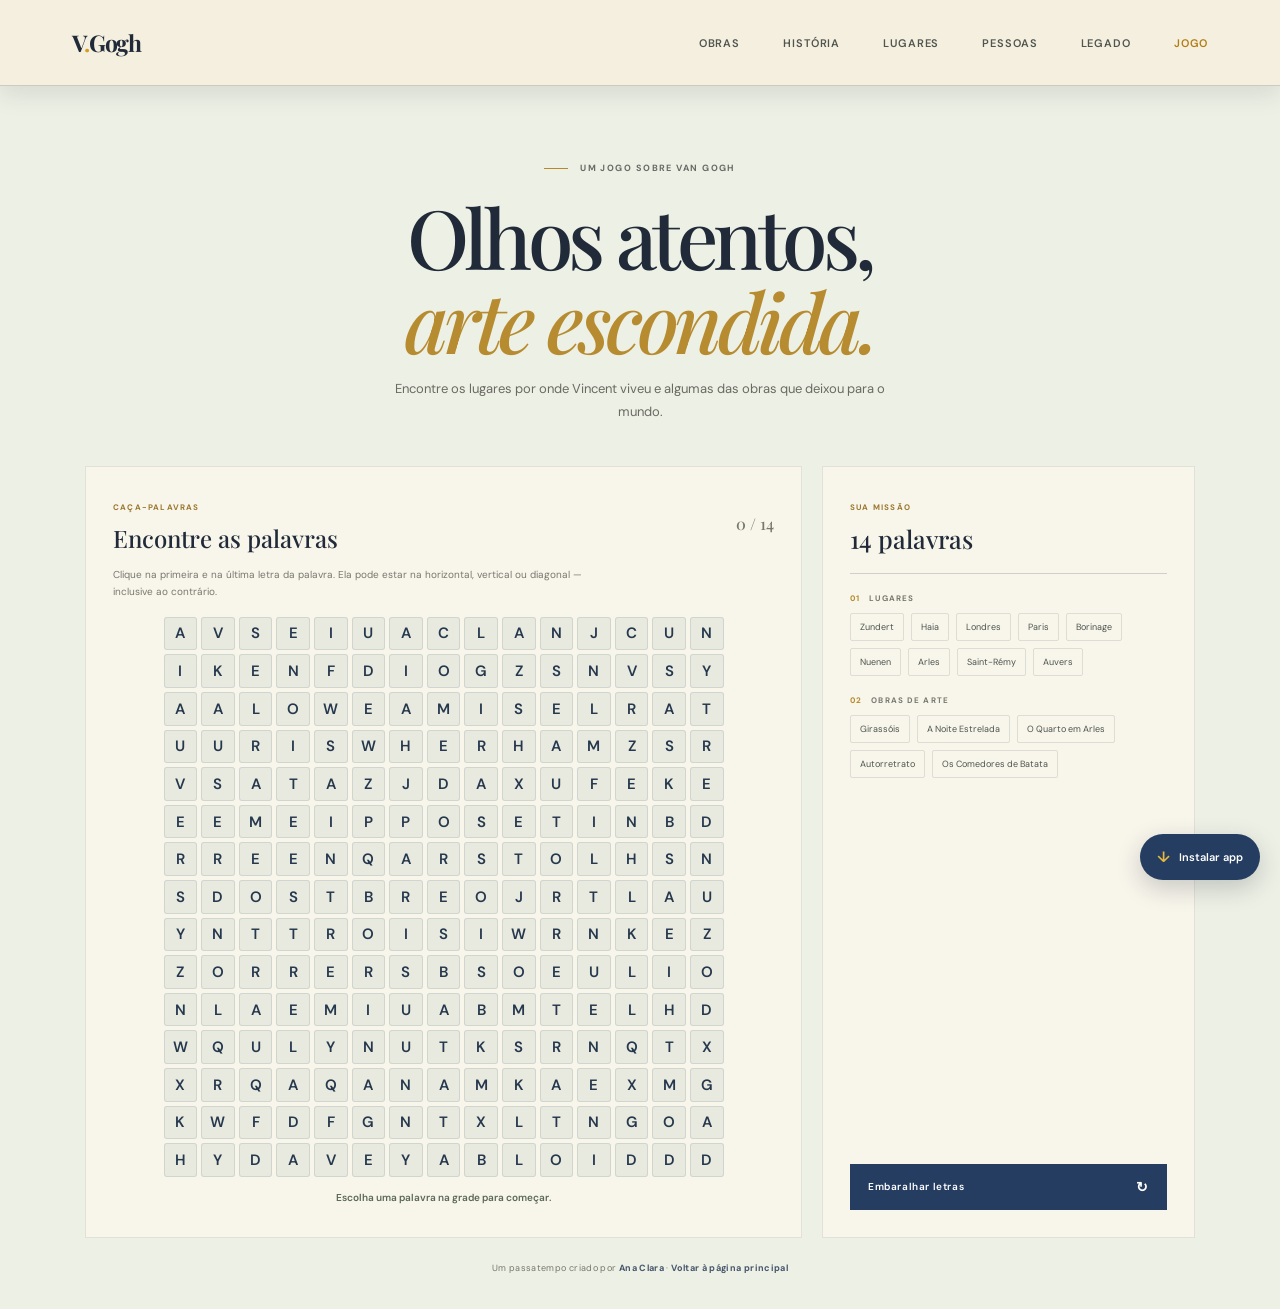
<file: caca-palavras.html>
<!doctype html>
<html lang="pt-BR">
<head>
  <meta charset="UTF-8" />
  <meta name="viewport" content="width=device-width, initial-scale=1.0" />
  <meta name="theme-color" content="#f4efdf" />
  <meta name="apple-mobile-web-app-capable" content="yes" />
  <meta name="apple-mobile-web-app-status-bar-style" content="default" />
  <meta name="apple-mobile-web-app-title" content="Van Gogh" />
  <meta name="description" content="Encontre no caça-palavras os lugares por onde Van Gogh passou e suas obras mais conhecidas." />
  <title>Caça-palavras — Van Gogh</title>
  <link rel="preconnect" href="https://fonts.googleapis.com" />
  <link rel="preconnect" href="https://fonts.gstatic.com" crossorigin />
  <link rel="manifest" href="manifest.webmanifest" />
  <link rel="icon" href="app-icon.svg" type="image/svg+xml" />
  <link rel="apple-touch-icon" href="app-icon.svg" />
  <link href="https://fonts.googleapis.com/css2?family=DM+Sans:wght@400;500;600;700&family=Playfair+Display:ital,wght@0,500;0,600;0,700;1,500;1,600&display=swap" rel="stylesheet" />
  <link rel="stylesheet" href="style.css" />
  <script src="script.js" defer></script>
  <script src="caca-palavras.js" defer></script>
</head>
<body class="wordsearch-page">
  <header class="site-header">
    <a class="wordmark" href="index.html#inicio" aria-label="Van Gogh, página inicial">V<span>.</span>Gogh</a>
    <button class="menu-toggle" aria-label="Abrir menu" aria-expanded="false"><span></span><span></span></button>
    <nav class="main-nav" aria-label="Navegação principal">
      <a href="index.html#obras">Obras</a>
      <a href="index.html#trajetoria">História</a>
      <a href="index.html#lugares">Lugares</a>
      <a href="pessoas.html">Pessoas</a>
      <a href="index.html#legado">Legado</a>
      <a href="caca-palavras.html" aria-current="page">Jogo</a>
    </nav>
  </header>

  <main class="wordsearch-main">
    <section class="wordsearch-intro" aria-labelledby="game-title">
      <p class="eyebrow"><span class="eyebrow-line"></span> UM JOGO SOBRE VAN GOGH</p>
      <h1 id="game-title">Olhos atentos,<br /><em>arte escondida.</em></h1>
      <p>Encontre os lugares por onde Vincent viveu e algumas das obras que deixou para o mundo.</p>
    </section>

    <section class="wordsearch-game" aria-label="Caça-palavras interativo">
      <div class="puzzle-panel">
        <div class="puzzle-heading">
          <div><span class="puzzle-label">CAÇA-PALAVRAS</span><h2>Encontre as palavras</h2></div>
          <span class="puzzle-count" id="found-count">0 / 14</span>
        </div>
        <p class="game-instructions">Clique na primeira e na última letra da palavra. Ela pode estar na horizontal, vertical ou diagonal — inclusive ao contrário.</p>
        <div class="board-wrap"><div class="wordsearch-board" id="wordsearch-board" role="group" aria-label="Grade de letras do caça-palavras"></div></div>
        <div class="game-status" id="game-status" role="status" aria-live="polite">Escolha uma palavra na grade para começar.</div>
      </div>

      <aside class="word-list-panel" aria-label="Lista de palavras para encontrar">
        <div class="word-list-heading"><span class="puzzle-label">SUA MISSÃO</span><h2>14 palavras</h2></div>
        <div class="word-group"><h3><span>01</span> LUGARES</h3><ul id="places-list"></ul></div>
        <div class="word-group"><h3><span>02</span> OBRAS DE ARTE</h3><ul id="artworks-list"></ul></div>
        <button class="button button-dark reset-puzzle" id="reset-puzzle" type="button">Embaralhar letras <span>↻</span></button>
      </aside>
    </section>
    <p class="wordsearch-credit">Um passatempo criado por <a href="autora.html">Ana Clara</a> · <a href="index.html">Voltar à página principal</a></p>
  </main>
</body>
</html>
</file>
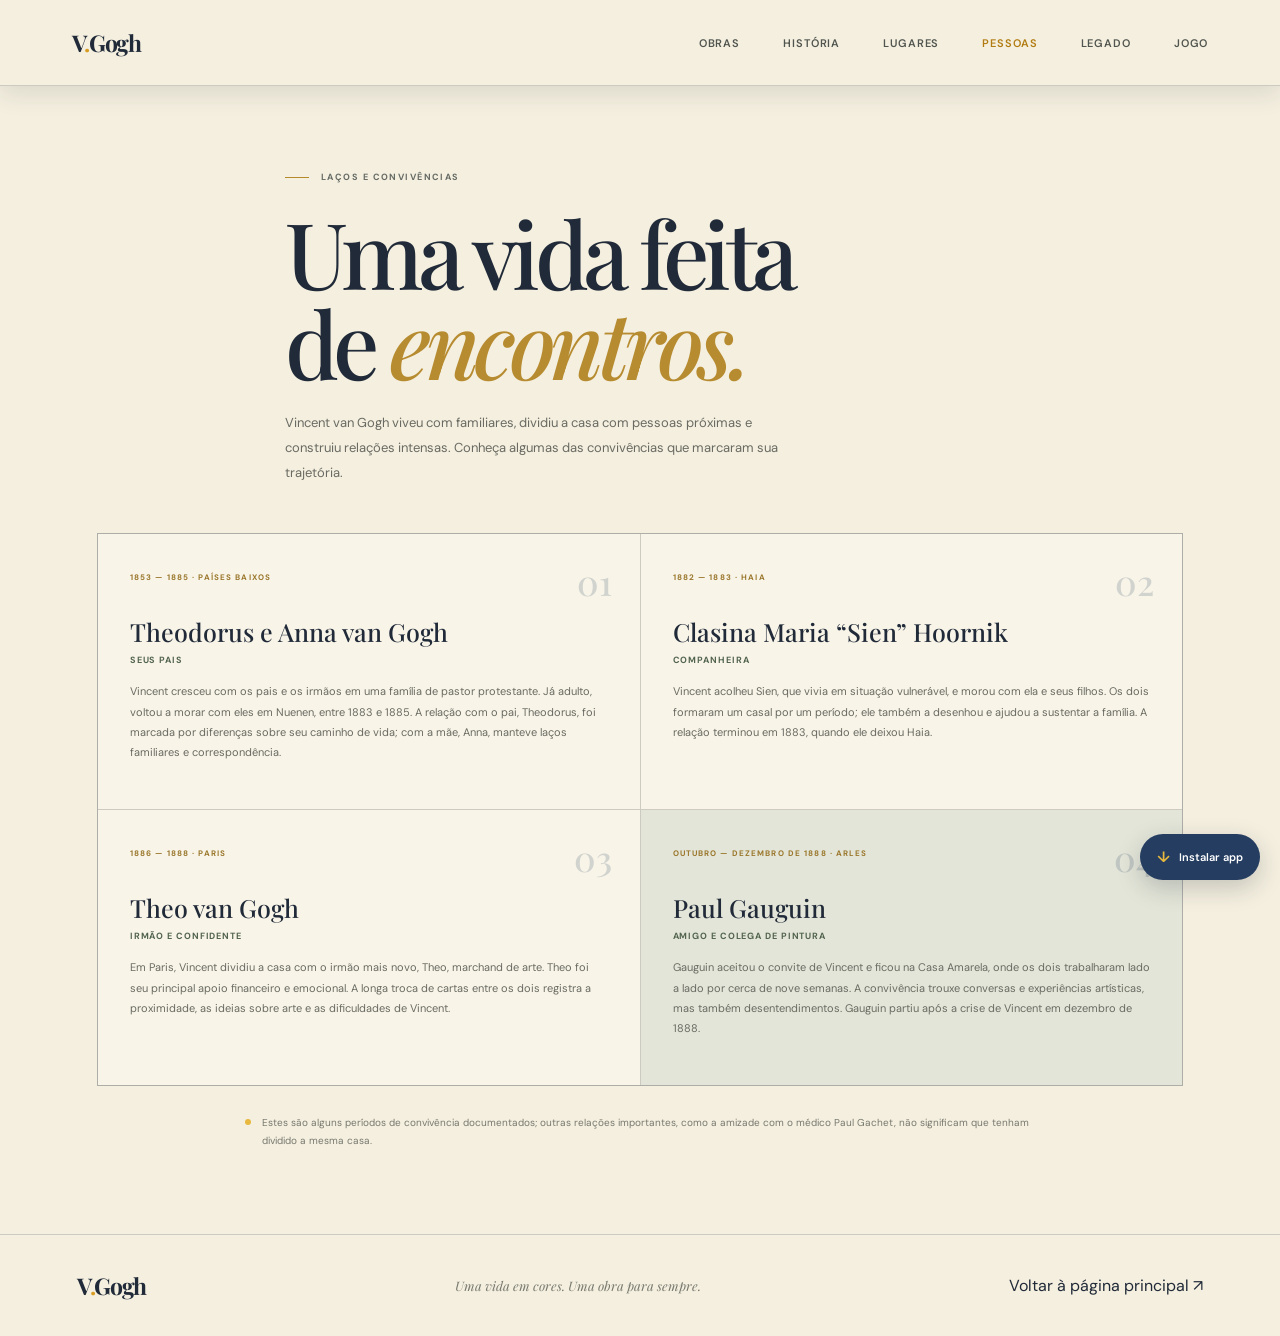
<file: pessoas.html>
<!doctype html>
<html lang="pt-BR">
<head>
  <meta charset="UTF-8" />
  <meta name="viewport" content="width=device-width, initial-scale=1.0" />
  <meta name="theme-color" content="#f4efdf" />
  <meta name="apple-mobile-web-app-capable" content="yes" />
  <meta name="apple-mobile-web-app-status-bar-style" content="default" />
  <meta name="apple-mobile-web-app-title" content="Van Gogh" />
  <meta name="description" content="Conheça algumas pessoas com quem Vincent van Gogh viveu e as relações que teve com elas." />
  <title>Pessoas e convivências — Van Gogh</title>
  <link rel="preconnect" href="https://fonts.googleapis.com" />
  <link rel="preconnect" href="https://fonts.gstatic.com" crossorigin />
  <link rel="manifest" href="manifest.webmanifest" />
  <link rel="icon" href="app-icon.svg" type="image/svg+xml" />
  <link rel="apple-touch-icon" href="app-icon.svg" />
  <link href="https://fonts.googleapis.com/css2?family=DM+Sans:wght@400;500;600;700&family=Playfair+Display:ital,wght@0,500;0,600;0,700;1,500;1,600&display=swap" rel="stylesheet" />
  <link rel="stylesheet" href="style.css" />
  <script src="script.js" defer></script>
</head>
<body class="people-page">
  <header class="site-header">
    <a class="wordmark" href="index.html#inicio" aria-label="Van Gogh, início">V<span>.</span>Gogh</a>
    <button class="menu-toggle" aria-label="Abrir menu" aria-expanded="false"><span></span><span></span></button>
    <nav class="main-nav" aria-label="Navegação principal">
      <a href="index.html#obras">Obras</a>
      <a href="index.html#trajetoria">História</a>
      <a href="index.html#lugares">Lugares</a>
      <a href="pessoas.html" aria-current="page">Pessoas</a>
      <a href="index.html#legado">Legado</a>
      <a href="caca-palavras.html">Jogo</a>
    </nav>
  </header>

  <main class="people-main section-wrap">
    <section class="people-intro" aria-labelledby="people-title">
      <p class="eyebrow"><span class="eyebrow-line"></span> LAÇOS E CONVIVÊNCIAS</p>
      <h1 id="people-title">Uma vida feita<br />de <em>encontros.</em></h1>
      <p>Vincent van Gogh viveu com familiares, dividiu a casa com pessoas próximas e construiu relações intensas. Conheça algumas das convivências que marcaram sua trajetória.</p>
    </section>

    <section class="people-grid" aria-label="Pessoas que viveram com Vincent van Gogh">
      <article class="people-card">
        <span class="people-period">1853 — 1885 · PAÍSES BAIXOS</span>
        <span class="people-number" aria-hidden="true">01</span>
        <h2>Theodorus e Anna van Gogh</h2>
        <p class="people-relation">Seus pais</p>
        <p>Vincent cresceu com os pais e os irmãos em uma família de pastor protestante. Já adulto, voltou a morar com eles em Nuenen, entre 1883 e 1885. A relação com o pai, Theodorus, foi marcada por diferenças sobre seu caminho de vida; com a mãe, Anna, manteve laços familiares e correspondência.</p>
      </article>
      <article class="people-card">
        <span class="people-period">1882 — 1883 · HAIA</span>
        <span class="people-number" aria-hidden="true">02</span>
        <h2>Clasina Maria “Sien” Hoornik</h2>
        <p class="people-relation">Companheira</p>
        <p>Vincent acolheu Sien, que vivia em situação vulnerável, e morou com ela e seus filhos. Os dois formaram um casal por um período; ele também a desenhou e ajudou a sustentar a família. A relação terminou em 1883, quando ele deixou Haia.</p>
      </article>
      <article class="people-card">
        <span class="people-period">1886 — 1888 · PARIS</span>
        <span class="people-number" aria-hidden="true">03</span>
        <h2>Theo van Gogh</h2>
        <p class="people-relation">Irmão e confidente</p>
        <p>Em Paris, Vincent dividiu a casa com o irmão mais novo, Theo, marchand de arte. Theo foi seu principal apoio financeiro e emocional. A longa troca de cartas entre os dois registra a proximidade, as ideias sobre arte e as dificuldades de Vincent.</p>
      </article>
      <article class="people-card people-card-highlight">
        <span class="people-period">OUTUBRO — DEZEMBRO DE 1888 · ARLES</span>
        <span class="people-number" aria-hidden="true">04</span>
        <h2>Paul Gauguin</h2>
        <p class="people-relation">Amigo e colega de pintura</p>
        <p>Gauguin aceitou o convite de Vincent e ficou na Casa Amarela, onde os dois trabalharam lado a lado por cerca de nove semanas. A convivência trouxe conversas e experiências artísticas, mas também desentendimentos. Gauguin partiu após a crise de Vincent em dezembro de 1888.</p>
      </article>
    </section>

    <p class="people-note"><span class="caption-dot"></span> Estes são alguns períodos de convivência documentados; outras relações importantes, como a amizade com o médico Paul Gachet, não significam que tenham dividido a mesma casa.</p>
  </main>

  <footer class="site-footer people-footer">
    <a class="wordmark" href="index.html#inicio">V<span>.</span>Gogh</a>
    <p>Uma vida em cores. Uma obra para sempre.</p>
    <a href="index.html">Voltar à página principal <span>↗</span></a>
  </footer>
</body>
</html>
</file>
<file: style.css>
@import url('https://fonts.googleapis.com/css2?family=DM+Sans:wght@400;500;600;700&family=Playfair+Display:ital,wght@0,500;0,600;0,700;1,500;1,600&display=swap');

:root{--paper:#f4efdf;--ink:#202a38;--blue:#243d61;--blue-light:#dce4dc;--yellow:#e8b83f;--muted:#77786e;--line:rgba(32,42,56,.18);--serif:'Playfair Display',Georgia,serif;--sans:'DM Sans',Arial,sans-serif;--page:1240px}
*{box-sizing:border-box}html{scroll-behavior:smooth;scroll-padding-top:90px}body{margin:0;background:var(--paper);color:var(--ink);font-family:var(--sans);-webkit-font-smoothing:antialiased}a{color:inherit;text-decoration:none}img{display:block;max-width:100%}.site-header{height:86px;padding:0 max(5.6vw,24px);display:flex;align-items:center;justify-content:space-between;border-bottom:1px solid var(--line);position:relative;z-index:5}.wordmark{font:700 23px var(--serif);letter-spacing:-1.3px}.wordmark span{color:#d79d23}.main-nav{display:flex;gap:43px;margin-left:15px}.main-nav a,.header-note{font-size:11px;letter-spacing:.08em;text-transform:uppercase;font-weight:600}.main-nav a{color:#51554f;transition:color .2s}.main-nav a:hover,.text-link:hover{color:#b27c12}.header-note{display:flex;align-items:center;gap:12px}.header-note span{font-size:16px;color:#be8d23}.menu-toggle{display:none}.hero{min-height:632px;max-width:1440px;margin:auto;padding:70px max(8.8vw,32px) 55px;display:grid;grid-template-columns:.91fr 1.09fr;gap:7%;position:relative}.hero-copy{padding-top:45px;position:relative;z-index:1}.eyebrow,.section-kicker{font-size:9px;letter-spacing:.16em;font-weight:700;color:#666b65}.eyebrow{display:flex;align-items:center;gap:12px}.eyebrow-line{height:1px;width:24px;background:#b58a2b}.hero h1{font:500 clamp(68px,8.2vw,114px)/.98 var(--serif);letter-spacing:-.065em;margin:29px 0 23px}.hero h1 em,.intro h2 em,.section-heading h2 em,.timeline-heading h2 em,.legacy-copy h2 em{font-weight:500;color:#b78b30}.hero-description{font-size:14px;line-height:1.9;color:#65675f;max-width:335px;margin:0}.hero-actions{display:flex;align-items:center;gap:25px;margin-top:32px}.button{display:inline-flex;align-items:center;gap:23px;padding:14px 18px;font-size:10px;font-weight:600;letter-spacing:.06em}.button-dark{background:var(--blue);color:#fff;transition:background .2s,transform .2s}.button-dark:hover{background:#162944;transform:translateY(-2px)}.button-dark span{font-size:14px}.text-link{font-size:10px;font-weight:700;letter-spacing:.04em;transition:color .2s}.text-link span{margin-left:7px}.hero-caption{position:absolute;bottom:-1px;left:0;font-size:8px;letter-spacing:.14em;color:#77786e;display:flex;align-items:center;gap:9px}.caption-dot{width:6px;height:6px;border-radius:50%;background:var(--yellow)}.hero-art{position:relative;align-self:center;margin:0 18px 20px 0}.art-frame{height:455px;overflow:hidden;background:#263c5a;box-shadow:18px 18px 0 #e5d9bd;position:relative}.art-frame:after{content:"";position:absolute;inset:0;background:linear-gradient(0deg,rgba(24,36,55,.1),transparent 35%);pointer-events:none}.art-frame img{width:100%;height:100%;object-fit:cover;object-position:center 45%;transition:transform .8s}.hero-art:hover .art-frame img{transform:scale(1.025)}.art-tag{display:flex;align-items:center;gap:13px;position:absolute;bottom:18px;left:20px;color:#fff;font-size:8px;letter-spacing:.14em;text-shadow:0 1px 8px #182437}.art-tag i{width:22px;height:1px;background:var(--yellow)}.art-side-note{position:absolute;right:-35px;top:50%;writing-mode:vertical-rl;font-size:8px;letter-spacing:.18em;color:#77786e}.sun-mark{position:absolute;right:-37px;top:-32px;color:var(--yellow);font-size:50px;line-height:1;animation:rotate 40s linear infinite}.hero-bottom{position:absolute;bottom:18px;left:8.8%;right:8.8%;display:flex;align-items:center;gap:15px;color:#77786e;font-size:8px;letter-spacing:.13em}.bottom-rule{height:1px;background:var(--line);flex:1}
.section-wrap{max-width:var(--page);margin:auto;padding-left:6%;padding-right:6%}.intro{padding-top:118px;padding-bottom:112px}.section-kicker{color:#6f7168}.section-kicker span{color:#b58a2b}.intro-content{display:grid;grid-template-columns:1.15fr .85fr;gap:10%;align-items:end;margin-top:29px}.intro h2,.section-heading h2,.timeline-heading h2,.legacy-copy h2{font:500 clamp(42px,5vw,64px)/1.12 var(--serif);letter-spacing:-.045em;margin:0}.intro-text{max-width:370px;padding-bottom:5px}.intro-text p,.legacy-copy>p{font-size:12px;line-height:1.95;color:#696a62;margin:0 0 13px}.intro-stats{border-top:1px solid var(--line);margin-top:52px;padding-top:25px;display:grid;grid-template-columns:repeat(3,1fr) 1.3fr;align-items:center}.intro-stats div{display:flex;flex-direction:column;gap:5px}.intro-stats strong{font:500 34px var(--serif);letter-spacing:-.03em}.intro-stats strong span{color:#b78b30}.intro-stats small{font-size:9px;color:#77786e}.intro-stats>p{font:italic 15px/1.55 var(--serif);color:#847039;border-left:1px solid var(--line);padding-left:27px;margin:0}
.works-section{background:var(--blue-light);padding:91px 0 86px}.section-heading{display:flex;justify-content:space-between;align-items:end;margin-bottom:42px}.section-heading h2{margin-top:21px}.section-heading>p{font:italic 15px/1.65 var(--serif);color:#687369;margin:0 0 5px}.art-grid{display:grid;grid-template-columns:1.16fr 1fr 1fr;gap:25px;align-items:start}.art-card-offset{margin-top:49px}.art-image{height:272px;background:#d7d5c7;display:block;position:relative;overflow:hidden}.art-card-large .art-image{height:329px}.art-image img{width:100%;height:100%;object-fit:cover;transition:transform .5s,filter .3s}.art-image:hover img{transform:scale(1.035);filter:saturate(1.08)}.image-arrow{position:absolute;right:12px;top:12px;width:30px;height:30px;border-radius:50%;display:grid;place-items:center;background:var(--paper);font-size:14px;opacity:0;transform:translateY(4px);transition:.2s}.art-image:hover .image-arrow{opacity:1;transform:translateY(0)}.card-meta{display:flex;justify-content:space-between;align-items:start;margin-top:17px}.card-meta>div{display:flex;align-items:start;gap:11px}.card-meta h3{font:500 17px var(--serif);margin:0}.card-number,.card-meta>span{font-size:9px;color:#7b7d73;letter-spacing:.1em}.card-number{padding-top:4px}.card-description{font-size:9px;color:#77786e;margin:9px 0 0 25px}.gallery-note{font-size:9px;color:#77786e;margin:44px 0 0;text-align:right}
.timeline-section{padding-top:113px;padding-bottom:120px}.timeline-heading{display:flex;justify-content:space-between;align-items:end;margin-top:24px;margin-bottom:47px}.timeline-heading>p{font:italic 15px/1.7 var(--serif);color:#77786e;max-width:260px;margin:0 8% 5px 0}.timeline{border-top:1px solid var(--line)}.timeline-item{min-height:107px;border-bottom:1px solid var(--line);display:grid;grid-template-columns:110px 24px minmax(240px,1fr) 190px;align-items:center;gap:20px}.timeline-year{font:500 27px var(--serif)}.timeline-dot{height:9px;width:9px;border-radius:50%;background:var(--yellow);outline:5px solid rgba(232,184,63,.16)}.timeline-item h3{font:500 16px var(--serif);margin:0 0 5px}.timeline-item p{font-size:10px;color:#77786e;line-height:1.65;margin:0;max-width:450px}.timeline-place{font-size:8px;letter-spacing:.12em;color:#8a8b81;text-align:right}
.legacy-section{background:#e7dfc9;min-height:430px;display:grid;grid-template-columns:1fr 1fr;position:relative;overflow:hidden}.legacy-art{min-height:430px;overflow:hidden}.legacy-art img{width:100%;height:100%;position:absolute;inset:0 auto 0 0;max-width:50%;object-fit:cover;object-position:center 43%;filter:saturate(.84)}.legacy-art:after{content:"";position:absolute;inset:0 50% 0 0;background:linear-gradient(90deg,transparent 75%,#e7dfc9 100%)}.legacy-copy{padding:88px 12% 70px 9%;max-width:650px;position:relative;z-index:1}.legacy-copy h2{margin:24px 0 20px}.legacy-copy>p{max-width:390px;margin-bottom:25px}.legacy-copy .text-link{display:inline-block}.legacy-stamp{position:absolute;right:7%;bottom:42px;border:1px solid rgba(36,61,97,.45);width:92px;height:92px;border-radius:50%;display:flex;flex-direction:column;justify-content:center;align-items:center;text-align:center;font-size:9px;line-height:1.4;letter-spacing:.08em;color:#394b5d;transform:rotate(-12deg)}.legacy-stamp span{font-size:7px;margin-top:3px}.site-footer{min-height:102px;padding:22px 6%;display:flex;align-items:center;justify-content:space-between;gap:20px}.site-footer p{font:italic 13px var(--serif);color:#77786e}.site-footer>span{font-size:8px;letter-spacing:.12em;color:#8b8b80}
@keyframes rotate{to{transform:rotate(360deg)}}
@media(min-width:1440px){.hero{padding-left:126px;padding-right:126px}.hero-bottom{left:126px;right:126px}}
@media(max-width:850px){.site-header{height:72px}.hero{padding:48px 7% 55px;gap:5%;min-height:550px}.hero-copy{padding-top:35px}.hero h1{font-size:clamp(65px,10vw,88px)}.art-frame{height:390px}.hero-bottom{left:7%;right:7%}.intro{padding-top:90px;padding-bottom:85px}.section-wrap{padding-left:7%;padding-right:7%}.art-grid{gap:17px}.art-image{height:220px}.art-card-large .art-image{height:270px}.timeline-item{grid-template-columns:75px 15px minmax(200px,1fr) 140px;gap:15px}.legacy-copy{padding-left:7%}}
@media(max-width:620px){.site-header{padding:0 22px;height:66px}.main-nav{display:none;position:absolute;top:65px;left:0;right:0;margin:0;padding:19px 24px 23px;background:var(--paper);border-bottom:1px solid var(--line);flex-direction:column;gap:19px}.main-nav.is-open{display:flex}.main-nav a{font-size:12px}.header-note{display:none}.menu-toggle{border:0;background:none;padding:9px;display:flex;flex-direction:column;gap:5px;cursor:pointer}.menu-toggle span{width:21px;height:1px;background:var(--ink);transition:transform .2s}.menu-toggle[aria-expanded="true"] span:first-child{transform:translateY(3px) rotate(45deg)}.menu-toggle[aria-expanded="true"] span:last-child{transform:translateY(-3px) rotate(-45deg)}.hero{display:flex;flex-direction:column;padding:37px 23px 63px;gap:34px;min-height:0}.hero-copy{padding-top:0}.eyebrow{font-size:8px}.hero h1{font-size:76px;margin:24px 0 18px}.hero-description{font-size:13px;max-width:330px}.hero-actions{gap:19px;margin-top:25px}.button{padding:13px 14px;gap:14px}.text-link{font-size:9px}.hero-art{width:calc(100% - 16px);margin:0 10px 15px 0}.art-frame{height:350px;box-shadow:10px 10px 0 #e5d9bd}.art-side-note{right:-21px;font-size:7px}.sun-mark{right:-22px;font-size:39px;top:-25px}.hero-caption{display:none}.hero-bottom{bottom:20px;left:23px;right:23px}.intro{padding-top:76px;padding-bottom:75px}.section-wrap{padding-left:23px;padding-right:23px}.intro-content{grid-template-columns:1fr;gap:19px;margin-top:22px}.intro h2,.section-heading h2,.timeline-heading h2,.legacy-copy h2{font-size:46px}.intro-text{max-width:440px}.intro-text p,.legacy-copy>p{font-size:11px}.intro-stats{grid-template-columns:repeat(3,1fr);gap:18px 8px;margin-top:32px;padding-top:20px}.intro-stats strong{font-size:28px}.intro-stats small{font-size:8px}.intro-stats>p{grid-column:1/-1;border-left:0;border-top:1px solid var(--line);padding:15px 0 0;margin-top:3px;font-size:14px}.works-section{padding:70px 0 64px}.section-heading{display:block;margin-bottom:29px}.section-heading h2{margin-top:17px}.section-heading>p{font-size:13px;margin-top:13px}.art-grid{grid-template-columns:1fr;gap:31px}.art-card-offset{margin-top:0}.art-image,.art-card-large .art-image{height:clamp(230px,72vw,360px)}.card-meta{margin-top:13px}.card-meta h3{font-size:16px}.gallery-note{text-align:left;line-height:1.6;margin-top:30px}.timeline-section{padding-top:78px;padding-bottom:82px}.timeline-heading{display:block;margin-top:20px;margin-bottom:30px}.timeline-heading>p{margin:13px 0 0;font-size:13px}.timeline-item{grid-template-columns:56px 10px 1fr;gap:12px;min-height:116px;padding:13px 0}.timeline-year{font-size:23px}.timeline-dot{height:7px;width:7px}.timeline-item h3{font-size:15px}.timeline-item p{font-size:9px}.timeline-place{grid-column:3;grid-row:2;text-align:left;align-self:start;font-size:7px;margin-top:-3px}.legacy-section{display:flex;flex-direction:column;min-height:0}.legacy-art{height:260px;min-height:0}.legacy-art img{position:relative;max-width:none;width:100%;height:100%;object-position:center 40%}.legacy-art:after{inset:auto 0 0;height:70px;background:linear-gradient(0deg,#e7dfc9,transparent)}.legacy-copy{padding:20px 23px 55px}.legacy-copy h2{margin:19px 0 15px}.legacy-copy>p{max-width:500px}.legacy-stamp{right:22px;bottom:20px;width:68px;height:68px;font-size:7px}.legacy-stamp span{font-size:6px}.site-footer{padding:22px 23px;min-height:100px;flex-wrap:wrap;gap:8px}.site-footer p{font-size:11px;order:3;width:100%;margin:0}.site-footer>span{font-size:7px}}
@media(prefers-reduced-motion:reduce){html{scroll-behavior:auto!important}}

.art-card .card-description{font-size:10px;line-height:1.7;max-width:390px;margin-top:10px}
.timeline-item{min-height:128px}
.timeline-item p{max-width:520px}
.places-section{padding:96px 0 105px;background:#ece6d6}
.places-grid{display:grid;grid-template-columns:repeat(3,minmax(0,1fr));gap:1px;background:var(--line);border:1px solid var(--line);margin-top:36px}
.place-card{min-height:230px;padding:25px 24px 22px;background:#f4efdf;display:flex;flex-direction:column;align-items:flex-start;transition:background .25s}
.place-card:hover{background:#faf6e9}
.place-period,.place-country{font-size:8px;letter-spacing:.14em;color:#9a772c;font-weight:700}
.place-card h3{font:500 22px/1.25 var(--serif);margin:19px 0 10px}
.place-card p{font-size:10px;line-height:1.8;color:#696a62;margin:0 0 19px;max-width:340px}
.place-country{color:#77786e;margin-top:auto}
.place-card-highlight{background:#e3e5d8}
.place-card-highlight:hover{background:#edf0e4}
@media(max-width:850px){.places-section{padding:78px 0 82px}.places-grid{grid-template-columns:repeat(2,minmax(0,1fr))}.place-card{min-height:225px;padding:22px 19px}.timeline-item{min-height:140px}}
@media(max-width:620px){.art-card .card-description{font-size:10px;max-width:460px;margin-left:25px}.timeline-item{min-height:135px}.places-section{padding:68px 0 72px}.places-grid{grid-template-columns:1fr;margin-top:25px}.place-card{min-height:0;padding:22px 20px}.place-card h3{font-size:20px;margin:14px 0 8px}.place-card p{max-width:500px;margin-bottom:16px}.places-section .section-heading>p{margin-top:13px}}

.creator-credit,.author-footer>a:last-child{font-size:8px;letter-spacing:.12em;color:#77786e;font-weight:700}
.creator-credit span,.author-footer>a:last-child span{color:#b58a2b;margin-left:5px}
.author-hero{padding-top:90px;padding-bottom:55px;min-height:calc(100vh - 188px)}
.author-layout{display:grid;grid-template-columns:1fr .9fr;gap:10%;align-items:center;margin-top:35px}
.author-copy h1{font:500 clamp(66px,8vw,104px)/.99 var(--serif);letter-spacing:-.065em;margin:25px 0}
.author-copy h1 em{font-weight:500;color:#b78b30}
.author-lead{font:500 19px/1.65 var(--serif);max-width:490px;margin:0 0 16px}
.author-description{font-size:12px;line-height:1.9;color:#696a62;max-width:430px;margin:0 0 27px}
.author-art{position:relative;height:470px;background:#d6d0bd;box-shadow:16px 16px 0 #e5d9bd;overflow:hidden}
.author-art img{width:100%;height:100%;object-fit:cover;object-position:center 42%}
.author-art>span{position:absolute;bottom:0;left:0;right:0;padding:17px 18px;color:white;font-size:8px;letter-spacing:.15em;background:linear-gradient(transparent,rgba(24,36,55,.78))}
.author-note{border-top:1px solid var(--line);margin-top:70px;padding-top:18px;display:flex;align-items:center;gap:12px}
.author-note p{font:italic 14px var(--serif);color:#77786e;margin:0}
.author-footer{border-top:1px solid var(--line)}
@media(max-width:850px){.author-hero{padding-top:70px}.author-layout{gap:6%}.author-art{height:390px}.author-copy h1{font-size:clamp(60px,9vw,82px)}}
@media(max-width:620px){.author-hero{padding-top:55px;padding-bottom:35px;min-height:0}.author-layout{grid-template-columns:1fr;gap:31px;margin-top:28px}.author-copy h1{font-size:69px;margin:22px 0}.author-lead{font-size:17px}.author-description{font-size:11px}.author-art{height:340px;box-shadow:10px 10px 0 #e5d9bd}.author-note{margin-top:42px}.author-nav{display:none}.author-page .site-header{justify-content:space-between}.author-page .header-note{display:flex;font-size:8px}.author-footer>a:last-child{font-size:7px}}

.wordsearch-page{min-height:100vh;background:#edf0e5}
.wordsearch-page .site-header{background:var(--paper)}
.wordsearch-credit a:hover{color:#b27c12}
.wordsearch-main{max-width:1180px;margin:0 auto;padding:67px 35px 35px}
.wordsearch-intro{max-width:770px;margin:0 auto 42px;text-align:center}
.wordsearch-intro .eyebrow{justify-content:center}
.wordsearch-intro h1{font:500 clamp(48px,7vw,82px)/1.03 var(--serif);letter-spacing:-.055em;margin:20px 0 14px}
.wordsearch-intro h1 em{font-weight:500;color:#b78b30}
.wordsearch-intro>p:last-child{font-size:13px;line-height:1.8;color:#696a62;margin:0 auto;max-width:500px}
.wordsearch-game{display:grid;grid-template-columns:minmax(0,1.5fr) minmax(250px,.78fr);gap:20px;align-items:stretch}
.puzzle-panel,.word-list-panel{background:#f8f5eb;border:1px solid rgba(32,42,56,.1);padding:27px}
.puzzle-panel{min-width:0}
.puzzle-heading{display:flex;align-items:center;justify-content:space-between;gap:15px}
.puzzle-label{font-size:8px;letter-spacing:.15em;color:#9a772c;font-weight:700}
.puzzle-heading h2,.word-list-heading h2{font:500 24px var(--serif);margin:7px 0 0}
.puzzle-count{font:500 16px var(--serif);color:#77786e;white-space:nowrap}
.game-instructions{font-size:10px;line-height:1.7;color:#77786e;max-width:500px;margin:12px 0 17px}
.board-wrap{max-width:560px;margin:0 auto}
.wordsearch-board{display:grid;grid-template-columns:repeat(15,minmax(0,1fr));gap:4px;user-select:none;touch-action:manipulation}
.letter-cell{aspect-ratio:1;padding:0;border:1px solid rgba(36,61,97,.12);background:#e8eadf;color:#26384e;font:600 clamp(9px,1.55vw,15px) var(--sans);cursor:pointer;transition:background .14s,color .14s,transform .14s;border-radius:3px}
.letter-cell:hover{background:#dce3d3;transform:scale(1.06)}
.letter-cell.is-selected{background:#f0ce75;color:#27384e;border-color:#d5a93f}
.letter-cell.is-found{background:#304b69;color:#fff;border-color:#304b69}
.game-status{min-height:19px;margin-top:14px;text-align:center;font-size:10px;font-weight:600;color:#596858}
.word-list-panel{display:flex;flex-direction:column}
.word-list-heading{padding-bottom:18px;border-bottom:1px solid var(--line)}
.word-list-heading h2{font-size:25px}
.word-group{margin-top:19px}
.word-group h3{display:flex;align-items:center;gap:9px;margin:0 0 10px;font-size:8px;letter-spacing:.14em;color:#77786e}
.word-group h3 span{color:#b58a2b}
.word-group ul{display:flex;flex-wrap:wrap;gap:7px;list-style:none;padding:0;margin:0}
.word-item{padding:7px 9px;border:1px solid rgba(32,42,56,.12);font-size:9px;color:#4d554e;border-radius:2px;transition:background .2s,color .2s,border-color .2s}
.word-item.is-found{background:#304b69;color:#fff;border-color:#304b69;text-decoration:line-through;text-decoration-color:#e8b83f}
.reset-puzzle{margin-top:auto;justify-content:space-between;width:100%;border:0;cursor:pointer;font-family:var(--sans)}
.wordsearch-credit{margin:24px 0 0;text-align:center;font-size:9px;letter-spacing:.04em;color:#77786e}
.wordsearch-credit a{font-weight:700;color:#46556a}
@media(max-width:850px){.wordsearch-main{padding:55px 24px 30px}.wordsearch-game{grid-template-columns:minmax(0,1.15fr) minmax(220px,.85fr);gap:13px}.puzzle-panel,.word-list-panel{padding:20px}.wordsearch-board{gap:3px}}
.wordsearch-page .main-nav a[aria-current="page"],.author-page .main-nav a[aria-current="page"]{color:#b27c12}
@media(max-width:620px){.wordsearch-main{padding:43px 14px 25px}.wordsearch-intro{margin-bottom:27px}.wordsearch-intro h1{font-size:52px}.wordsearch-intro>p:last-child{font-size:11px;max-width:370px}.wordsearch-game{grid-template-columns:1fr;gap:12px}.puzzle-panel,.word-list-panel{padding:17px 13px}.puzzle-heading h2{font-size:21px}.wordsearch-board{gap:2px}.letter-cell{border-radius:2px;font-size:clamp(8px,3.4vw,14px)}.game-instructions{font-size:9px}.word-list-panel{display:grid;grid-template-columns:1fr 1fr;gap:0 13px}.word-list-heading{grid-column:1/-1}.word-group{margin-top:15px}.word-group h3{font-size:7px}.word-item{padding:6px 7px;font-size:8px}.reset-puzzle{grid-column:1/-1;margin-top:18px}.wordsearch-credit{line-height:1.8}}

/* Mantém as imagens da galeria niveladas e com o mesmo tamanho. */
.art-card-offset{margin-top:0}
.art-image,.art-card-large .art-image{height:300px}
@media(max-width:850px){.art-image,.art-card-large .art-image{height:245px}}
@media(max-width:620px){.art-image,.art-card-large .art-image{height:clamp(230px,72vw,360px)}}

/* Cabeçalho global fixo e espaço para ele em todas as páginas. */
html{scroll-padding-top:100px}
body{padding-top:86px}
.site-header{position:fixed;top:0;right:0;left:0;z-index:100;isolation:isolate}
.hero{margin-top:0}
.author-hero{min-height:calc(100vh - 188px)}
.wordsearch-main{padding-top:67px}
@media(max-width:850px){body{padding-top:72px}}
@media(max-width:620px){body{padding-top:66px}html{scroll-padding-top:78px}.site-header{position:fixed;top:0}.main-nav{z-index:101;box-shadow:0 12px 20px rgba(32,42,56,.09)}.author-hero{min-height:0}}

/* Movimentos leves para dar retorno visual sem atrapalhar a leitura. */
@keyframes header-arrive{from{opacity:0;transform:translateY(-12px)}to{opacity:1;transform:translateY(0)}}
@keyframes content-arrive{from{opacity:0;transform:translateY(14px)}to{opacity:1;transform:translateY(0)}}
.hero-copy,.hero-art,.author-copy,.author-art,.puzzle-panel,.word-list-panel{animation:content-arrive .65s ease both}
.hero-art,.intro-stats,.author-art,.word-list-panel{animation-delay:.12s}
.art-card,.place-card,.timeline-item{transition:transform .24s ease,box-shadow .24s ease,background-color .24s ease}
.art-card:hover,.place-card:hover{transform:translateY(-4px)}
.timeline-item:hover{background:rgba(255,255,255,.28)}
.main-nav a:focus-visible,.wordmark:focus-visible,.menu-toggle:focus-visible,.wordsearch-nav a:focus-visible{outline:2px solid #b58a2b;outline-offset:5px}
@media(prefers-reduced-motion:reduce){.hero-copy,.hero-art,.author-copy,.author-art,.puzzle-panel,.word-list-panel{animation:none}.art-card,.place-card,.timeline-item{transition:background-color .2s ease}}

/* O cabeçalho fica acima de todo o conteúdo, mesmo durante a rolagem. */
.site-header{z-index:9999!important;background:var(--paper)!important;box-shadow:0 7px 24px rgba(32,42,56,.12)}
.main-nav.is-open{z-index:10000}

/* Animação de entrada acionada quando as seções chegam à tela. */
.scroll-reveal{opacity:0;transform:translateY(22px);transition:opacity .7s ease,transform .7s cubic-bezier(.2,.7,.2,1)}
.scroll-reveal.is-visible{opacity:1;transform:translateY(0)}
.main-nav a,.wordmark,.button,.text-link,.art-image img,.image-arrow,.letter-cell{transition-duration:.25s}
.main-nav a:hover{color:#b27c12;transform:translateY(-2px)}
.menu-toggle:hover span{background:#b27c12}
.menu-toggle[aria-expanded="true"]{transform:rotate(90deg)}
.menu-toggle{transition:transform .25s ease}
@media(prefers-reduced-motion:reduce){.scroll-reveal{opacity:0;transform:none;transition:opacity .28s ease!important;transition-delay:0ms!important}.scroll-reveal.is-visible{opacity:1;transform:none;transition:opacity .28s ease!important}.menu-toggle{transition:none}}
@media(prefers-reduced-motion:reduce){.hero-copy,.hero-art,.author-copy,.author-art,.puzzle-panel,.word-list-panel{animation:none!important}}
@media(prefers-reduced-motion:reduce){.scroll-reveal,.scroll-reveal.is-visible{opacity:1!important;transform:none!important;transition:none!important}}

.install-app-button{position:fixed;right:20px;bottom:20px;z-index:120;display:inline-flex;align-items:center;gap:9px;padding:13px 17px;border:0;border-radius:999px;background:var(--blue);color:white;font:600 11px var(--sans);box-shadow:0 8px 24px rgba(32,42,56,.22);cursor:pointer;transition:transform .2s ease,background .2s ease,box-shadow .2s ease}
.install-app-button::before{content:'↓';font-size:15px;color:var(--yellow)}
.install-app-button:hover{background:#162944;box-shadow:0 11px 28px rgba(32,42,56,.28);transform:translateY(-3px)}
.install-app-button[hidden]{display:none}
.install-help-dialog{width:min(420px,calc(100% - 32px));padding:0;border:1px solid rgba(32,42,56,.15);background:var(--paper);color:var(--ink);box-shadow:0 22px 70px rgba(20,30,42,.3)}
.install-help-dialog::backdrop{background:rgba(20,30,42,.55);backdrop-filter:blur(3px)}
.install-help-dialog form{position:relative;padding:32px}
.install-help-dialog h2{font:500 30px/1.2 var(--serif);margin:12px 0}
.install-help-text{font-size:12px;line-height:1.8;color:#696a62}
.install-dialog-close{position:absolute;top:12px;right:14px;border:0;background:none;color:var(--ink);font-size:25px;cursor:pointer}
.install-dialog-ok{margin-top:13px;border:0;cursor:pointer}
@media(max-width:620px){.install-app-button{right:14px;bottom:14px;padding:11px 14px;font-size:10px}.install-help-dialog form{padding:28px 22px}}
@media(prefers-reduced-motion:reduce){.install-app-button{transition:none}}

.people-page{min-height:100vh}
.people-page .main-nav a[aria-current="page"]{color:#b27c12}
.people-main{padding-top:76px;padding-bottom:84px}
.people-intro{max-width:710px;margin:0 auto 48px}
.people-intro h1{font:500 clamp(58px,8vw,92px)/.98 var(--serif);letter-spacing:-.06em;margin:24px 0}
.people-intro h1 em{font-weight:500;color:#b78b30}
.people-intro>p:last-child{max-width:520px;margin:0;font-size:13px;line-height:1.9;color:#696a62}
.people-grid{display:grid;grid-template-columns:repeat(2,minmax(0,1fr));gap:1px;background:var(--line);border:1px solid var(--line)}
.people-card{min-height:275px;padding:30px 32px;background:#f8f4e8;position:relative}
.people-period{font-size:8px;letter-spacing:.14em;color:#9a772c;font-weight:700}
.people-number{position:absolute;top:24px;right:28px;font:500 35px var(--serif);color:rgba(36,61,97,.18)}
.people-card h2{font:500 25px/1.2 var(--serif);max-width:360px;margin:32px 0 7px}
.people-relation{font-size:9px;font-weight:700;letter-spacing:.1em;text-transform:uppercase;color:#52644e;margin:0 0 15px}
.people-card>p:last-child{max-width:500px;margin:0;font-size:11px;line-height:1.85;color:#696a62}
.people-card-highlight{background:#e3e5d8}
.people-note{display:flex;align-items:flex-start;gap:11px;max-width:790px;margin:28px auto 0;font-size:10px;line-height:1.8;color:#77786e}
.people-note .caption-dot{flex:0 0 6px;margin-top:5px}
.people-footer{border-top:1px solid var(--line)}
@media(max-width:850px){.people-main{padding-top:62px;padding-bottom:70px}.people-card{padding:25px 23px;min-height:300px}.people-card h2{font-size:22px}}
@media(max-width:620px){.people-main{padding:43px 23px 55px}.people-intro{margin-bottom:30px}.people-intro h1{font-size:64px;margin:21px 0}.people-intro>p:last-child{font-size:11px}.people-grid{grid-template-columns:1fr}.people-card{min-height:0;padding:24px 21px}.people-card h2{font-size:22px;margin:23px 0 7px}.people-card>p:last-child{font-size:10px}.people-number{top:18px;right:20px}.people-note{font-size:9px;line-height:1.75;margin-top:22px}}
</file>
